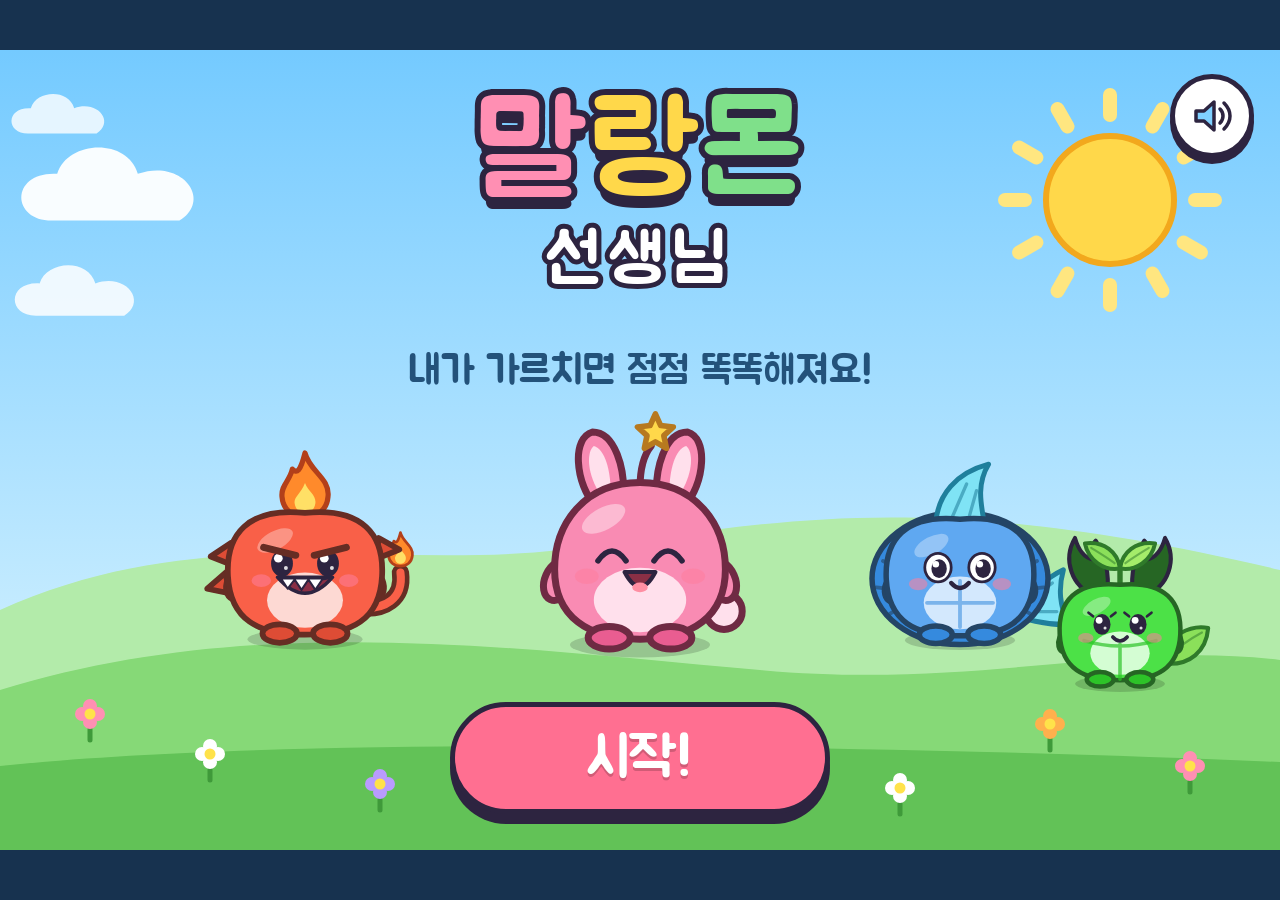
<file: site/monster/index.html>
<!doctype html>
<html lang="ko">
<head>
<meta charset="utf-8">
<meta name="viewport" content="width=device-width, initial-scale=1, maximum-scale=1, user-scalable=no, viewport-fit=cover">
<meta name="theme-color" content="#8fd6ff">
<meta name="mobile-web-app-capable" content="yes">
<meta name="apple-mobile-web-app-capable" content="yes">
<meta name="robots" content="noindex">
<title>말랑몬 선생님</title>
<link rel="manifest" href="manifest.webmanifest">
<link rel="icon" href="assets/icon.svg" type="image/svg+xml">
<link rel="preconnect" href="https://fonts.googleapis.com">
<link rel="preconnect" href="https://fonts.gstatic.com" crossorigin>
<link href="https://fonts.googleapis.com/css2?family=Jua&display=swap" rel="stylesheet">
<link rel="stylesheet" href="assets/game.css">
</head>
<body>
<div id="stage" aria-live="polite"></div>
<div id="rotate"><div class="rotate-box"><div class="rotate-ico">↻</div>태블릿을 옆으로 돌려 줘!</div></div>
<script src="assets/brain.js"></script>
<script src="assets/monsters.js"></script>
<script src="assets/art2.js"></script>
<script src="assets/people.js"></script>
<script src="assets/world.js"></script>
<script src="assets/audio.js"></script>
<script src="assets/game.js"></script>
</body>
</html>
</file>
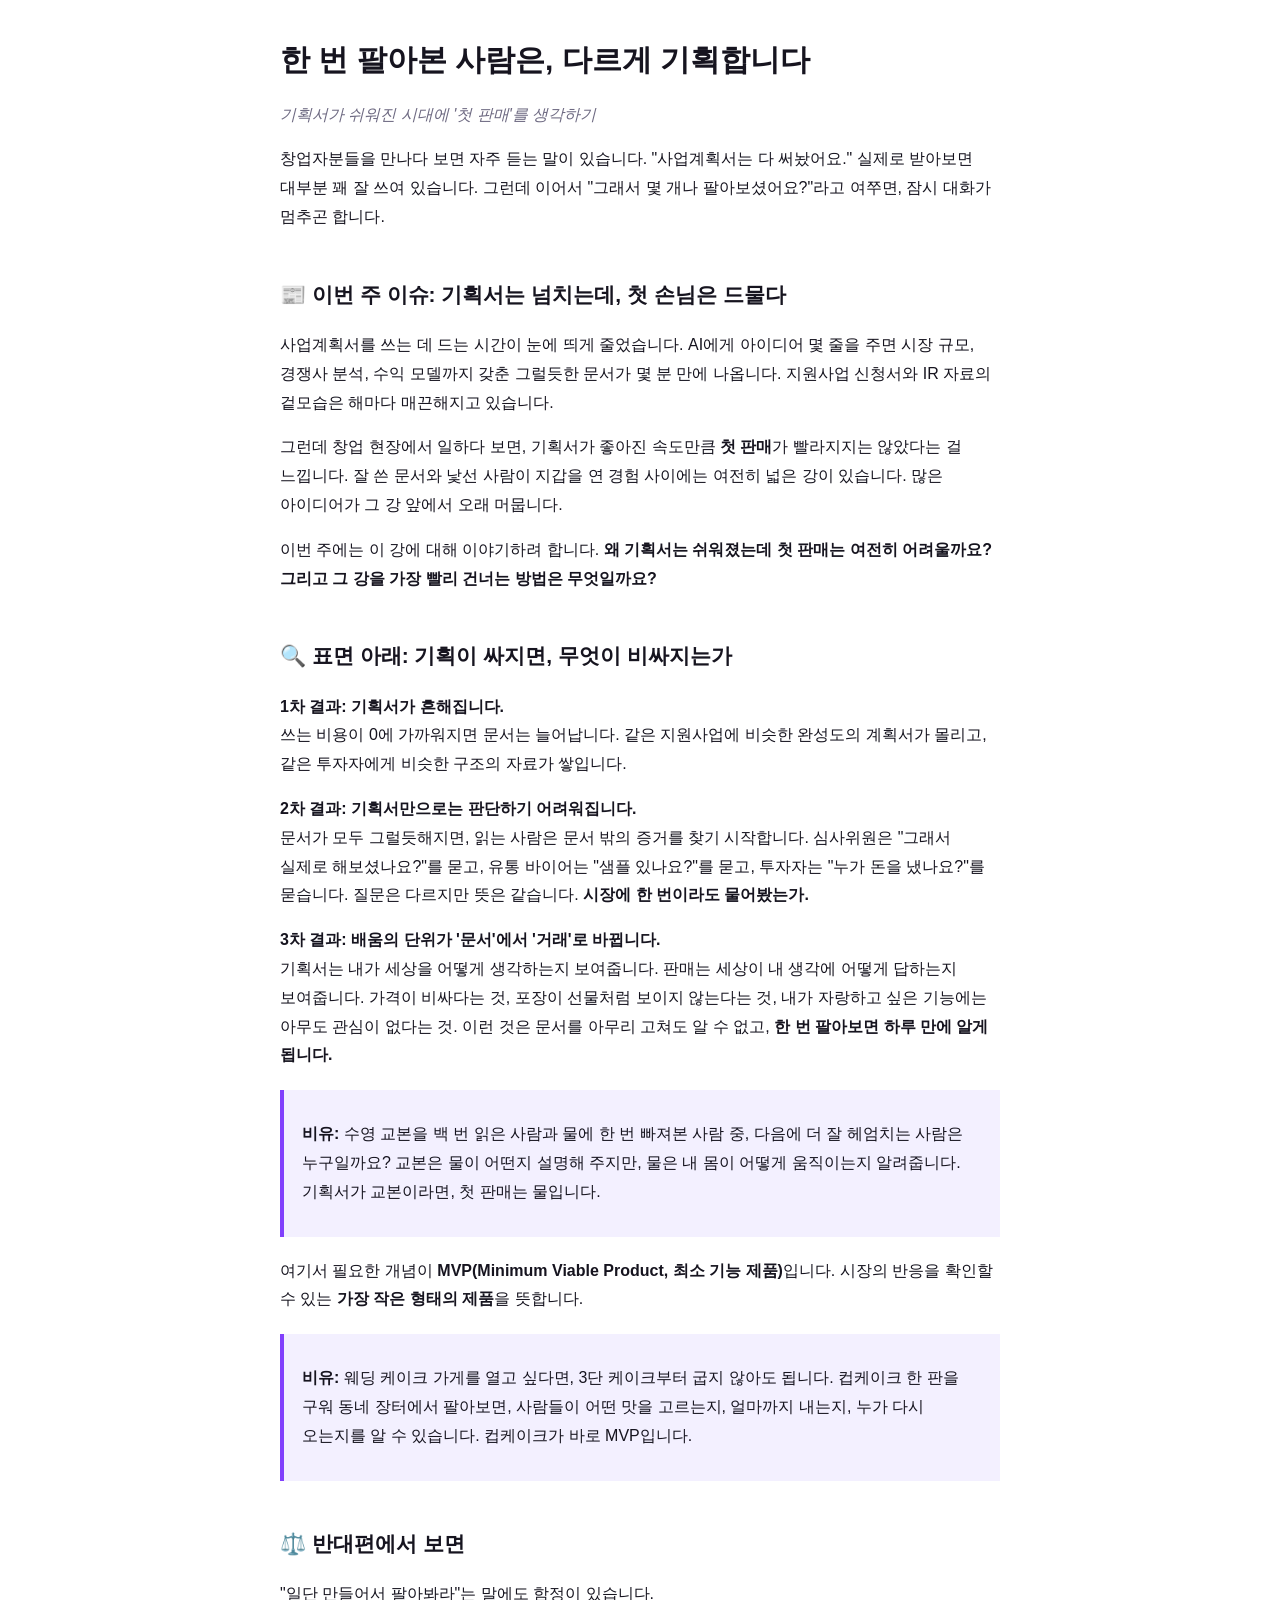
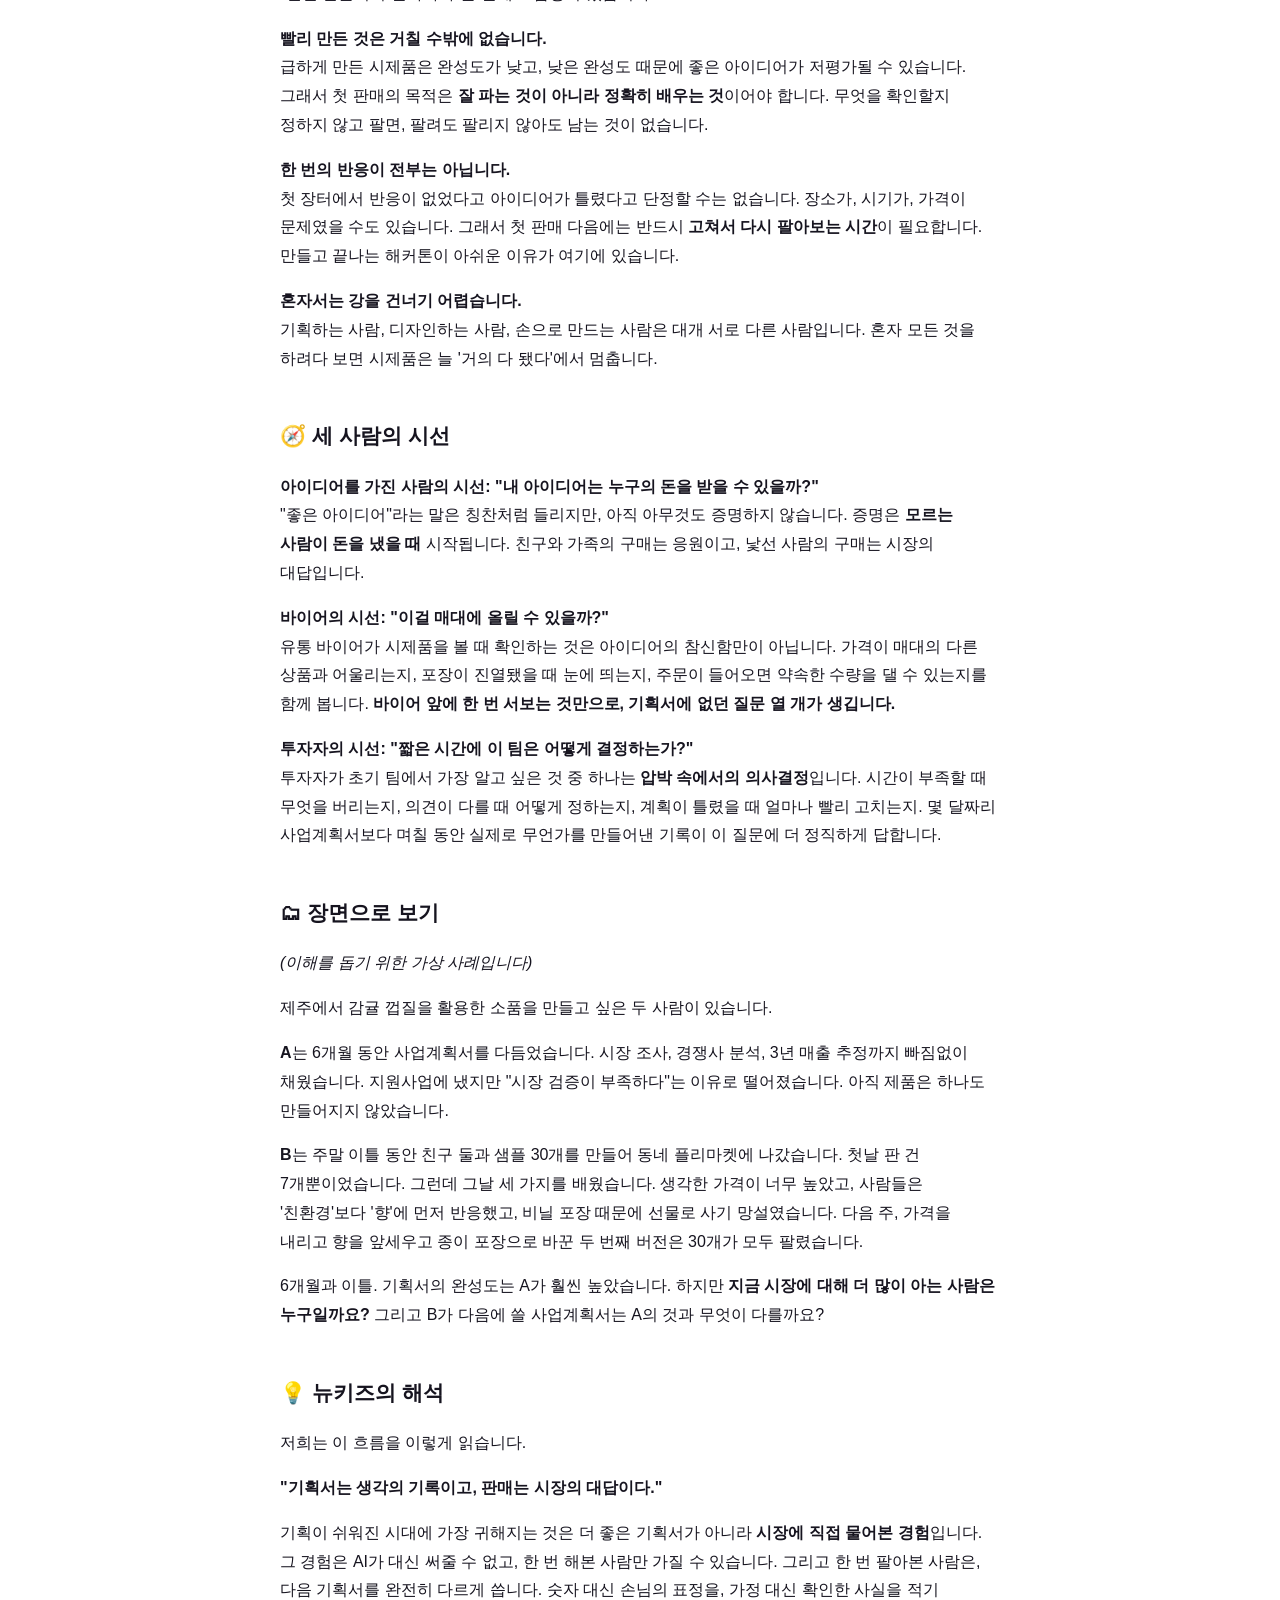
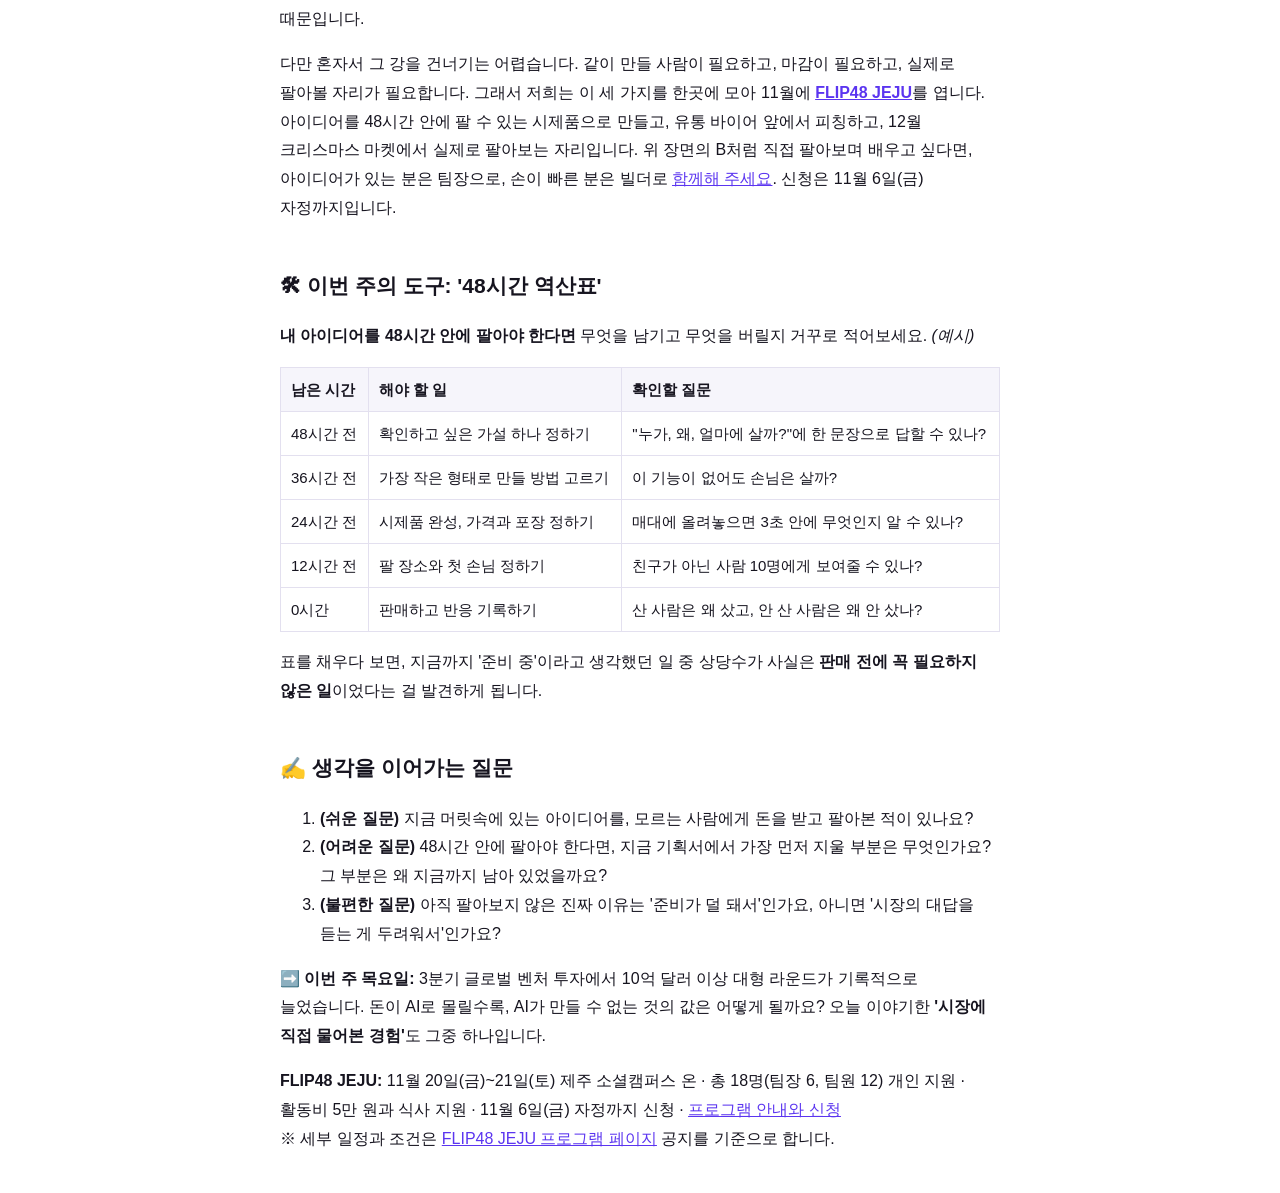
<file: newkids-letter/homepage/2026-10-27_flip48_preview.html>
<!doctype html><html lang="ko"><head><meta charset="utf-8"><meta name="viewport" content="width=device-width,initial-scale=1"><title>한 번 팔아본 사람은, 다르게 기획합니다</title>
<style>body{font-family:Pretendard,-apple-system,sans-serif;max-width:720px;margin:40px auto;padding:0 20px;line-height:1.8;color:#16141F;word-break:keep-all}h1{font-size:30px;line-height:1.35}h2{margin-top:44px;font-size:21px}.subtitle{color:#6E6A82}blockquote{margin:20px 0;padding:14px 18px;background:#F3F0FF;border-left:4px solid #8140FC}table{border-collapse:collapse;width:100%;font-size:15px}th,td{border:1px solid #E3E0EF;padding:8px 10px;text-align:left;vertical-align:top}th{background:#F6F5FB}a{color:#5B35F0}</style></head><body>
<h1>한 번 팔아본 사람은, 다르게 기획합니다</h1>

<p class="subtitle"><em>기획서가 쉬워진 시대에 '첫 판매'를 생각하기</em></p>

<p>창업자분들을 만나다 보면 자주 듣는 말이 있습니다. "사업계획서는 다 써놨어요." 실제로 받아보면 대부분 꽤 잘 쓰여 있습니다. 그런데 이어서 "그래서 몇 개나 팔아보셨어요?"라고 여쭈면, 잠시 대화가 멈추곤 합니다.</p>

<h2>📰 이번 주 이슈: 기획서는 넘치는데, 첫 손님은 드물다</h2>

<p>사업계획서를 쓰는 데 드는 시간이 눈에 띄게 줄었습니다. AI에게 아이디어 몇 줄을 주면 시장 규모, 경쟁사 분석, 수익 모델까지 갖춘 그럴듯한 문서가 몇 분 만에 나옵니다. 지원사업 신청서와 IR 자료의 겉모습은 해마다 매끈해지고 있습니다.</p>

<p>그런데 창업 현장에서 일하다 보면, 기획서가 좋아진 속도만큼 <strong>첫 판매</strong>가 빨라지지는 않았다는 걸 느낍니다. 잘 쓴 문서와 낯선 사람이 지갑을 연 경험 사이에는 여전히 넓은 강이 있습니다. 많은 아이디어가 그 강 앞에서 오래 머뭅니다.</p>

<p>이번 주에는 이 강에 대해 이야기하려 합니다. <strong>왜 기획서는 쉬워졌는데 첫 판매는 여전히 어려울까요? 그리고 그 강을 가장 빨리 건너는 방법은 무엇일까요?</strong></p>

<h2>🔍 표면 아래: 기획이 싸지면, 무엇이 비싸지는가</h2>

<p><strong>1차 결과: 기획서가 흔해집니다.</strong><br>쓰는 비용이 0에 가까워지면 문서는 늘어납니다. 같은 지원사업에 비슷한 완성도의 계획서가 몰리고, 같은 투자자에게 비슷한 구조의 자료가 쌓입니다.</p>

<p><strong>2차 결과: 기획서만으로는 판단하기 어려워집니다.</strong><br>문서가 모두 그럴듯해지면, 읽는 사람은 문서 밖의 증거를 찾기 시작합니다. 심사위원은 "그래서 실제로 해보셨나요?"를 묻고, 유통 바이어는 "샘플 있나요?"를 묻고, 투자자는 "누가 돈을 냈나요?"를 묻습니다. 질문은 다르지만 뜻은 같습니다. <strong>시장에 한 번이라도 물어봤는가.</strong></p>

<p><strong>3차 결과: 배움의 단위가 '문서'에서 '거래'로 바뀝니다.</strong><br>기획서는 내가 세상을 어떻게 생각하는지 보여줍니다. 판매는 세상이 내 생각에 어떻게 답하는지 보여줍니다. 가격이 비싸다는 것, 포장이 선물처럼 보이지 않는다는 것, 내가 자랑하고 싶은 기능에는 아무도 관심이 없다는 것. 이런 것은 문서를 아무리 고쳐도 알 수 없고, <strong>한 번 팔아보면 하루 만에 알게 됩니다.</strong></p>

<blockquote><p><strong>비유:</strong> 수영 교본을 백 번 읽은 사람과 물에 한 번 빠져본 사람 중, 다음에 더 잘 헤엄치는 사람은 누구일까요? 교본은 물이 어떤지 설명해 주지만, 물은 내 몸이 어떻게 움직이는지 알려줍니다. 기획서가 교본이라면, 첫 판매는 물입니다.</p></blockquote>

<p>여기서 필요한 개념이 <strong>MVP(Minimum Viable Product, 최소 기능 제품)</strong>입니다. 시장의 반응을 확인할 수 있는 <strong>가장 작은 형태의 제품</strong>을 뜻합니다.</p>

<blockquote><p><strong>비유:</strong> 웨딩 케이크 가게를 열고 싶다면, 3단 케이크부터 굽지 않아도 됩니다. 컵케이크 한 판을 구워 동네 장터에서 팔아보면, 사람들이 어떤 맛을 고르는지, 얼마까지 내는지, 누가 다시 오는지를 알 수 있습니다. 컵케이크가 바로 MVP입니다.</p></blockquote>

<h2>⚖️ 반대편에서 보면</h2>

<p>"일단 만들어서 팔아봐라"는 말에도 함정이 있습니다.</p>

<p><strong>빨리 만든 것은 거칠 수밖에 없습니다.</strong><br>급하게 만든 시제품은 완성도가 낮고, 낮은 완성도 때문에 좋은 아이디어가 저평가될 수 있습니다. 그래서 첫 판매의 목적은 <strong>잘 파는 것이 아니라 정확히 배우는 것</strong>이어야 합니다. 무엇을 확인할지 정하지 않고 팔면, 팔려도 팔리지 않아도 남는 것이 없습니다.</p>

<p><strong>한 번의 반응이 전부는 아닙니다.</strong><br>첫 장터에서 반응이 없었다고 아이디어가 틀렸다고 단정할 수는 없습니다. 장소가, 시기가, 가격이 문제였을 수도 있습니다. 그래서 첫 판매 다음에는 반드시 <strong>고쳐서 다시 팔아보는 시간</strong>이 필요합니다. 만들고 끝나는 해커톤이 아쉬운 이유가 여기에 있습니다.</p>

<p><strong>혼자서는 강을 건너기 어렵습니다.</strong><br>기획하는 사람, 디자인하는 사람, 손으로 만드는 사람은 대개 서로 다른 사람입니다. 혼자 모든 것을 하려다 보면 시제품은 늘 '거의 다 됐다'에서 멈춥니다.</p>

<h2>🧭 세 사람의 시선</h2>

<p><strong>아이디어를 가진 사람의 시선: "내 아이디어는 누구의 돈을 받을 수 있을까?"</strong><br>"좋은 아이디어"라는 말은 칭찬처럼 들리지만, 아직 아무것도 증명하지 않습니다. 증명은 <strong>모르는 사람이 돈을 냈을 때</strong> 시작됩니다. 친구와 가족의 구매는 응원이고, 낯선 사람의 구매는 시장의 대답입니다.</p>

<p><strong>바이어의 시선: "이걸 매대에 올릴 수 있을까?"</strong><br>유통 바이어가 시제품을 볼 때 확인하는 것은 아이디어의 참신함만이 아닙니다. 가격이 매대의 다른 상품과 어울리는지, 포장이 진열됐을 때 눈에 띄는지, 주문이 들어오면 약속한 수량을 댈 수 있는지를 함께 봅니다. <strong>바이어 앞에 한 번 서보는 것만으로, 기획서에 없던 질문 열 개가 생깁니다.</strong></p>

<p><strong>투자자의 시선: "짧은 시간에 이 팀은 어떻게 결정하는가?"</strong><br>투자자가 초기 팀에서 가장 알고 싶은 것 중 하나는 <strong>압박 속에서의 의사결정</strong>입니다. 시간이 부족할 때 무엇을 버리는지, 의견이 다를 때 어떻게 정하는지, 계획이 틀렸을 때 얼마나 빨리 고치는지. 몇 달짜리 사업계획서보다 며칠 동안 실제로 무언가를 만들어낸 기록이 이 질문에 더 정직하게 답합니다.</p>

<h2>🗂 장면으로 보기</h2>

<p><em>(이해를 돕기 위한 가상 사례입니다)</em></p>

<p>제주에서 감귤 껍질을 활용한 소품을 만들고 싶은 두 사람이 있습니다.</p>

<p><strong>A</strong>는 6개월 동안 사업계획서를 다듬었습니다. 시장 조사, 경쟁사 분석, 3년 매출 추정까지 빠짐없이 채웠습니다. 지원사업에 냈지만 "시장 검증이 부족하다"는 이유로 떨어졌습니다. 아직 제품은 하나도 만들어지지 않았습니다.</p>

<p><strong>B</strong>는 주말 이틀 동안 친구 둘과 샘플 30개를 만들어 동네 플리마켓에 나갔습니다. 첫날 판 건 7개뿐이었습니다. 그런데 그날 세 가지를 배웠습니다. 생각한 가격이 너무 높았고, 사람들은 '친환경'보다 '향'에 먼저 반응했고, 비닐 포장 때문에 선물로 사기 망설였습니다. 다음 주, 가격을 내리고 향을 앞세우고 종이 포장으로 바꾼 두 번째 버전은 30개가 모두 팔렸습니다.</p>

<p>6개월과 이틀. 기획서의 완성도는 A가 훨씬 높았습니다. 하지만 <strong>지금 시장에 대해 더 많이 아는 사람은 누구일까요?</strong> 그리고 B가 다음에 쓸 사업계획서는 A의 것과 무엇이 다를까요?</p>

<h2>💡 뉴키즈의 해석</h2>

<p>저희는 이 흐름을 이렇게 읽습니다.</p>

<p><strong>"기획서는 생각의 기록이고, 판매는 시장의 대답이다."</strong></p>

<p>기획이 쉬워진 시대에 가장 귀해지는 것은 더 좋은 기획서가 아니라 <strong>시장에 직접 물어본 경험</strong>입니다. 그 경험은 AI가 대신 써줄 수 없고, 한 번 해본 사람만 가질 수 있습니다. 그리고 한 번 팔아본 사람은, 다음 기획서를 완전히 다르게 씁니다. 숫자 대신 손님의 표정을, 가정 대신 확인한 사실을 적기 때문입니다.</p>

<p>다만 혼자서 그 강을 건너기는 어렵습니다. 같이 만들 사람이 필요하고, 마감이 필요하고, 실제로 팔아볼 자리가 필요합니다. 그래서 저희는 이 세 가지를 한곳에 모아 11월에 <strong><a href="https://www.newkidsinvest.kr/program/flip48-jeju-2026" target="_blank" rel="noopener">FLIP48 JEJU</a></strong>를 엽니다. 아이디어를 48시간 안에 팔 수 있는 시제품으로 만들고, 유통 바이어 앞에서 피칭하고, 12월 크리스마스 마켓에서 실제로 팔아보는 자리입니다. 위 장면의 B처럼 직접 팔아보며 배우고 싶다면, 아이디어가 있는 분은 팀장으로, 손이 빠른 분은 빌더로 <a href="https://www.newkidsinvest.kr/program/flip48-jeju-2026" target="_blank" rel="noopener">함께해 주세요</a>. 신청은 11월 6일(금) 자정까지입니다.</p>

<h2>🛠 이번 주의 도구: '48시간 역산표'</h2>

<p><strong>내 아이디어를 48시간 안에 팔아야 한다면</strong> 무엇을 남기고 무엇을 버릴지 거꾸로 적어보세요. <em>(예시)</em></p>

<table><thead><tr><th>남은 시간</th><th>해야 할 일</th><th>확인할 질문</th></tr></thead><tbody><tr><td>48시간 전</td><td>확인하고 싶은 가설 하나 정하기</td><td>"누가, 왜, 얼마에 살까?"에 한 문장으로 답할 수 있나?</td></tr><tr><td>36시간 전</td><td>가장 작은 형태로 만들 방법 고르기</td><td>이 기능이 없어도 손님은 살까?</td></tr><tr><td>24시간 전</td><td>시제품 완성, 가격과 포장 정하기</td><td>매대에 올려놓으면 3초 안에 무엇인지 알 수 있나?</td></tr><tr><td>12시간 전</td><td>팔 장소와 첫 손님 정하기</td><td>친구가 아닌 사람 10명에게 보여줄 수 있나?</td></tr><tr><td>0시간</td><td>판매하고 반응 기록하기</td><td>산 사람은 왜 샀고, 안 산 사람은 왜 안 샀나?</td></tr></tbody></table>

<p>표를 채우다 보면, 지금까지 '준비 중'이라고 생각했던 일 중 상당수가 사실은 <strong>판매 전에 꼭 필요하지 않은 일</strong>이었다는 걸 발견하게 됩니다.</p>

<h2>✍️ 생각을 이어가는 질문</h2>

<ol><li><strong>(쉬운 질문)</strong> 지금 머릿속에 있는 아이디어를, 모르는 사람에게 돈을 받고 팔아본 적이 있나요?</li><li><strong>(어려운 질문)</strong> 48시간 안에 팔아야 한다면, 지금 기획서에서 가장 먼저 지울 부분은 무엇인가요? 그 부분은 왜 지금까지 남아 있었을까요?</li><li><strong>(불편한 질문)</strong> 아직 팔아보지 않은 진짜 이유는 '준비가 덜 돼서'인가요, 아니면 '시장의 대답을 듣는 게 두려워서'인가요?</li></ol>

<p><strong>➡️ 이번 주 목요일:</strong> 3분기 글로벌 벤처 투자에서 10억 달러 이상 대형 라운드가 기록적으로 늘었습니다. 돈이 AI로 몰릴수록, AI가 만들 수 없는 것의 값은 어떻게 될까요? 오늘 이야기한 <strong>'시장에 직접 물어본 경험'</strong>도 그중 하나입니다.</p>

<p><strong>FLIP48 JEJU:</strong> 11월 20일(금)~21일(토) 제주 소셜캠퍼스 온 · 총 18명(팀장 6, 팀원 12) 개인 지원 · 활동비 5만 원과 식사 지원 · 11월 6일(금) 자정까지 신청 · <a href="https://www.newkidsinvest.kr/program/flip48-jeju-2026" target="_blank" rel="noopener">프로그램 안내와 신청</a><br>※ 세부 일정과 조건은 <a href="https://www.newkidsinvest.kr/program/flip48-jeju-2026" target="_blank" rel="noopener">FLIP48 JEJU 프로그램 페이지</a> 공지를 기준으로 합니다.</p>
</body></html>
</file>
<file: site/monster/assets/game.css>
/* 말랑몬 선생님 — 화면과 움직임
   무대(#stage)는 1280×800 크기로 그리고, 기기 화면에 맞게 통째로 늘이거나 줄여요. */
:root {
  --ink: #2d2440;
  --sky1: #7fd0ff; --sky2: #d8f4ff;
  --sun: #ffd84a;
  --fire: #ff7a3c; --fire-d: #c2401a; --fire-s: #ffe3d1;
  --water: #2fa8ef; --water-d: #1670b5; --water-s: #d8f1ff;
  --grass: #52c443; --grass-d: #2c8a2a; --grass-s: #def8d4;
  --pop: cubic-bezier(.34, 1.56, .64, 1);
  --font: 'Jua', 'Apple SD Gothic Neo', 'Noto Sans KR', 'Malgun Gothic', sans-serif;
}
* { box-sizing: border-box; -webkit-tap-highlight-color: transparent; }
html, body { margin: 0; height: 100%; overflow: hidden; background: #17324f; font-family: var(--font); color: var(--ink);
  -webkit-user-select: none; user-select: none; touch-action: none; overscroll-behavior: none; }
input { font-family: inherit; -webkit-user-select: text; user-select: text; }
button { font-family: inherit; color: inherit; border: 0; background: none; padding: 0; cursor: pointer; }

#stage { position: absolute; left: 50%; top: 50%; width: 1280px; height: 800px; overflow: hidden; background: var(--sky2);
  transform-origin: 50% 50%; border-radius: 0; }
.scr { position: absolute; inset: 0; overflow: hidden; animation: scr-in .35s ease both; }
@keyframes scr-in { from { opacity: 0; } to { opacity: 1; } }

#rotate { display: none; position: fixed; inset: 0; background: rgba(23, 50, 79, .94); color: #fff; z-index: 50; align-items: center; justify-content: center; font-size: 30px; text-align: center; }
.rotate-ico { font-size: 90px; animation: spin 2.4s ease-in-out infinite; }
@keyframes spin { 0%, 20% { transform: rotate(0); } 60%, 100% { transform: rotate(90deg); } }
@media (orientation: portrait) and (max-width: 900px) { #rotate { display: flex; } }

/* ---------- 풍경 ---------- */
.bg { position: absolute; inset: 0; width: 100%; height: 100%; }
.cloud { animation: drift 60s linear infinite; }
.cloud.c2 { animation-duration: 90s; animation-delay: -40s; }
.cloud.c3 { animation-duration: 75s; animation-delay: -20s; }
@keyframes drift { from { transform: translateX(-320px); } to { transform: translateX(1500px); } }
.sun-rays { transform-box: fill-box; transform-origin: 50% 50%; animation: rays 40s linear infinite; }
@keyframes rays { to { transform: rotate(360deg); } }
.sway { transform-box: fill-box; transform-origin: 50% 100%; animation: sway 3.4s ease-in-out infinite; }
@keyframes sway { 0%, 100% { transform: rotate(-4deg); } 50% { transform: rotate(4deg); } }

/* ---------- 말랑몬 공통 움직임 ---------- */
.mw { position: absolute; width: 240px; height: 240px; pointer-events: none; }
.mw > svg, .mini > svg, .egg-w > svg { width: 100%; height: 100%; overflow: visible; display: block; }
.mon .mon-body { transform-box: fill-box; transform-origin: 50% 100%; animation: breathe 2.6s ease-in-out infinite; animation-delay: var(--d, 0s); }
@keyframes breathe { 0%, 100% { transform: scale(1, 1); } 50% { transform: scale(1.035, .962); } }
.mon .tail { transform-box: fill-box; transform-origin: 0% 85%; animation: wag 1.3s ease-in-out infinite; animation-delay: var(--d, 0s); }
@keyframes wag { 0%, 100% { transform: rotate(-7deg); } 50% { transform: rotate(8deg); } }
.mon .orn-flame { transform-box: fill-box; transform-origin: 50% 100%; animation: flicker .42s ease-in-out infinite alternate; }
@keyframes flicker { from { transform: scale(1, 1) skewX(-3deg); } to { transform: scale(.93, 1.1) skewX(4deg); } }
.mon .orn-leaf, .mon .orn-fin { transform-box: fill-box; transform-origin: 50% 100%; animation: sway 2.8s ease-in-out infinite; animation-delay: var(--d, 0s); }
.mon .eyes { transform-box: fill-box; transform-origin: 50% 50%; animation: blink 4.4s infinite; animation-delay: var(--d, 0s); }
.mon .eyes.no-blink { animation: none; }
@keyframes blink { 0%, 93%, 100% { transform: scaleY(1); } 96% { transform: scaleY(.08); } }
.mon .antenna { transform-box: fill-box; transform-origin: 30% 100%; animation: sway 2.2s ease-in-out infinite; }
.mon .wing-l { transform-box: fill-box; transform-origin: 100% 90%; animation: flap-l 1.1s ease-in-out infinite; }
.mon .wing-r { transform-box: fill-box; transform-origin: 0% 90%; animation: flap-r 1.1s ease-in-out infinite; }
@keyframes flap-l { 0%, 100% { transform: rotate(0); } 50% { transform: rotate(-14deg); } }
@keyframes flap-r { 0%, 100% { transform: rotate(0); } 50% { transform: rotate(14deg); } }
.mon .scarf-tail { transform-box: fill-box; transform-origin: 50% 0%; animation: sway 1.8s ease-in-out infinite; }
.mon.is-shadow .mon-all { filter: brightness(0) opacity(.28); }
.mon.is-shadow .mon-body, .mon.is-shadow .tail, .mon.is-shadow .eyes, .mon.is-shadow .orn-flame, .mon.is-shadow .orn-leaf, .mon.is-shadow .orn-fin { animation: none; }
.mw.glow .spark, .mini.glow .spark { animation: spark .5s ease-in-out infinite alternate; }
@keyframes spark { from { filter: drop-shadow(0 0 2px #fff6a8); } to { filter: drop-shadow(0 0 14px #ffe24a) brightness(1.25); } }
.mw.flash > svg { animation: flash .28s steps(2) 2; }
@keyframes flash { 50% { filter: brightness(3) saturate(0); } }

/* ---------- 말풍선 ---------- */
.bubble { position: absolute; background: #fff; border: 5px solid var(--ink); border-radius: 34px; padding: 20px 30px; font-size: 36px; line-height: 1.32; letter-spacing: .2px;
  box-shadow: 0 8px 0 rgba(45, 36, 64, .18); min-height: 92px; display: flex; align-items: center; opacity: 0; transform: scale(.7); transform-origin: 20% 100%; transition: opacity .18s, transform .3s var(--pop); z-index: 6; word-break: keep-all; }
.bubble.on { opacity: 1; transform: scale(1); }
.bubble::after { content: ''; position: absolute; left: var(--tail-x, 70px); bottom: -24px; width: 34px; height: 34px; background: #fff; border-right: 5px solid var(--ink); border-bottom: 5px solid var(--ink); transform: rotate(45deg) skew(12deg, 12deg); border-radius: 0 0 8px 0; }
.bubble.tail-left::after { left: -22px; bottom: 26px; transform: rotate(135deg) skew(12deg, 12deg); }
.bubble.tail-none::after { display: none; }
.bubble b { color: #ff5e7e; font-weight: 400; white-space: nowrap; }
.bubble span[class^='t-'] { white-space: nowrap; }
.bubble .t-fire { color: var(--fire-d); } .bubble .t-water { color: var(--water-d); } .bubble .t-grass { color: var(--grass-d); }

/* ---------- 버튼 ---------- */
.btn { position: absolute; display: flex; align-items: center; justify-content: center; gap: 14px; font-size: 44px; padding: 0 44px; height: 104px; border-radius: 52px; color: #fff; background: #ff6f91; border: 5px solid var(--ink);
  box-shadow: 0 10px 0 var(--ink); transition: transform .08s, box-shadow .08s; text-shadow: 0 3px 0 rgba(0, 0, 0, .18); z-index: 8; }
.btn:active, .btn.down { transform: translateY(8px); box-shadow: 0 2px 0 var(--ink); }
.btn.yellow { background: #ffc93c; color: var(--ink); text-shadow: 0 3px 0 rgba(255, 255, 255, .4); }
.btn.green { background: #52c443; }
.btn.blue { background: #3fa9f5; }
.btn.pulse { animation: pulse 1.1s ease-in-out infinite; }
@keyframes pulse { 0%, 100% { transform: scale(1); } 50% { transform: scale(1.07); } }
.btn.pulse:active { animation: none; }
.next { right: 40px; bottom: 34px; width: 132px; height: 104px; padding: 0; font-size: 52px; }
.ico-btn { position: absolute; width: 84px; height: 84px; border-radius: 50%; background: #fff; border: 5px solid var(--ink); box-shadow: 0 6px 0 var(--ink); display: flex; align-items: center; justify-content: center; z-index: 9; }
.ico-btn:active { transform: translateY(5px); box-shadow: 0 1px 0 var(--ink); }
.ico-btn svg { width: 48px; height: 48px; }
.ico-home { left: 26px; top: 24px; }
.ico-sound { right: 26px; top: 24px; }

/* 손가락 안내 */
.hand { position: absolute; width: 96px; height: 96px; z-index: 20; pointer-events: none; filter: drop-shadow(0 6px 0 rgba(0, 0, 0, .2)); }
.hand svg { width: 100%; height: 100%; display: block; }
.hand.down svg { transform: rotate(180deg); }
.hand.tap { animation: hand-tap .9s ease-in-out infinite; }
@keyframes hand-tap { 0%, 100% { transform: translate(0, 0) scale(1); } 50% { transform: translate(-10px, -18px) scale(.92); } }
.hand.dragging { animation: hand-drag 2.2s ease-in-out infinite; }
@keyframes hand-drag { 0%, 12% { transform: translate(0, 0); opacity: 0; } 22% { opacity: 1; } 78% { transform: translate(var(--hx, 0), var(--hy, 200px)); opacity: 1; } 100% { transform: translate(var(--hx, 0), var(--hy, 200px)); opacity: 0; } }

/* ---------- 타이틀 ---------- */
.logo { position: absolute; left: 0; right: 0; top: 40px; margin: 0; text-align: center; font-weight: 400; font-size: 128px; line-height: 1; letter-spacing: 4px; }
.logo span { display: inline-block; color: #fff; -webkit-text-stroke: 12px var(--ink); paint-order: stroke fill; text-shadow: 0 12px 0 var(--ink); animation: bob 1.6s ease-in-out infinite; }
.logo span:nth-child(1) { color: #ff8fb3; } .logo span:nth-child(2) { color: #ffd84a; animation-delay: .12s; } .logo span:nth-child(3) { color: #7fe08a; animation-delay: .24s; }
.logo em { display: block; font-style: normal; font-size: 70px; color: #fff; -webkit-text-stroke: 10px var(--ink); paint-order: stroke fill; margin-top: 8px; letter-spacing: 8px; }
@keyframes bob { 0%, 100% { transform: translateY(0); } 50% { transform: translateY(-14px); } }
.tagline { position: absolute; left: 0; right: 0; top: 296px; text-align: center; font-size: 40px; color: #23527a; margin: 0; }
.btn-start { left: 50%; bottom: 36px; margin-left: -190px; width: 380px; height: 112px; font-size: 56px; border-radius: 60px; }

/* ---------- 알 고르기 ---------- */
.egg-w { position: absolute; width: 240px; height: 240px; transition: transform .5s var(--pop), opacity .4s; }
.egg-w .egg-body { transform-box: fill-box; transform-origin: 50% 100%; animation: wobble 2.2s ease-in-out infinite; animation-delay: var(--d, 0s); }
@keyframes wobble { 0%, 100% { transform: rotate(-5deg); } 50% { transform: rotate(5deg); } }
.egg-w.knock .egg-body { animation: knock .32s ease-in-out; }
@keyframes knock { 0%, 100% { transform: rotate(0) scale(1); } 25% { transform: rotate(-12deg) scale(1.06, .94); } 60% { transform: rotate(10deg) scale(.96, 1.05); } }
.nest { position: absolute; width: 260px; height: 70px; }
.berry { position: absolute; width: 120px; height: 120px; z-index: 12; touch-action: none; }
.berry svg { width: 100%; height: 100%; overflow: visible; }
.berry.wait { animation: bob 1.2s ease-in-out infinite; }

/* ---------- 홈 ---------- */
.status { position: absolute; left: 130px; top: 24px; height: 84px; display: flex; align-items: center; gap: 16px; z-index: 7; }
.pill { height: 78px; background: #fff; border: 5px solid var(--ink); border-radius: 40px; padding: 0 24px 0 14px; display: flex; align-items: center; gap: 12px; font-size: 32px; box-shadow: 0 6px 0 rgba(45, 36, 64, .18); }
.pill .lv { width: 54px; height: 54px; border-radius: 50%; background: var(--sun); border: 4px solid var(--ink); display: flex; align-items: center; justify-content: center; font-size: 30px; }
.bar { width: 190px; height: 28px; border-radius: 14px; background: #e6e2ee; border: 4px solid var(--ink); overflow: hidden; }
.bar i { display: block; height: 100%; width: 0; background: linear-gradient(#ffe36e, #ffb629); border-radius: 0 10px 10px 0; transition: width .9s cubic-bezier(.2, .8, .2, 1); }
.bar.smart i { background: linear-gradient(#8ef0ff, #2fa8ef); }
.pill svg { width: 44px; height: 44px; }
.pill .num { min-width: 62px; text-align: right; }
.menu { position: absolute; left: 0; right: 0; bottom: 34px; display: flex; justify-content: center; gap: 34px; z-index: 7; }
.card-btn { position: relative; width: 330px; height: 170px; border-radius: 40px; border: 5px solid var(--ink); box-shadow: 0 10px 0 var(--ink); display: flex; align-items: center; gap: 12px; padding: 0 22px; font-size: 46px; color: #fff; text-shadow: 0 3px 0 rgba(0, 0, 0, .2); transition: transform .08s, box-shadow .08s; }
.card-btn:active { transform: translateY(8px); box-shadow: 0 2px 0 var(--ink); }
.card-btn svg { width: 110px; height: 110px; flex: none; }
.card-btn.teach { background: linear-gradient(#ffb04d, #ff8a3c); }
.card-btn.explore { background: linear-gradient(#63d3ff, #2f9df0); }
.card-btn.dex { background: linear-gradient(#b99bff, #8a5cf6); }
.card-btn .badge { position: absolute; right: -14px; top: -18px; min-width: 60px; height: 60px; padding: 0 12px; border-radius: 30px; background: #ff4f6d; border: 5px solid var(--ink); font-size: 32px; display: flex; align-items: center; justify-content: center; animation: pulse 1s ease-in-out infinite; }
.card-btn.locked { filter: grayscale(.9) brightness(.9); }
.partner-hit { position: absolute; z-index: 5; border-radius: 50%; }

/* ---------- 수업 ---------- */
.zone { position: absolute; top: 536px; width: 384px; height: 244px; border-radius: 40px; border: 6px solid var(--ink); overflow: hidden; box-shadow: 0 8px 0 rgba(45, 36, 64, .25); transition: transform .2s var(--pop), box-shadow .2s; }
.zone .zone-art { position: absolute; inset: 0; width: 100%; height: 100%; }
.zone .zone-label { position: absolute; left: 16px; top: 14px; height: 72px; padding: 0 24px 0 10px; border-radius: 36px; background: #fff; border: 5px solid var(--ink); display: flex; align-items: center; gap: 6px; font-size: 44px; }
.zone .zone-label svg { width: 52px; height: 52px; }
.zone .shelf { position: absolute; left: 10px; right: 10px; bottom: 2px; height: 104px; display: flex; align-items: flex-end; justify-content: flex-end; }
.zone .shelf .mini { width: 92px; height: 92px; margin-left: -34px; flex: none; }
.zone.hot { transform: scale(1.06) translateY(-8px); box-shadow: 0 0 0 10px #fff, 0 16px 0 rgba(45, 36, 64, .25); z-index: 4; }
.zone.hint { animation: zone-hint .7s ease-in-out infinite; z-index: 4; }
@keyframes zone-hint { 0%, 100% { box-shadow: 0 0 0 0 #fff, 0 8px 0 rgba(45, 36, 64, .25); } 50% { box-shadow: 0 0 0 14px #fff36e, 0 8px 0 rgba(45, 36, 64, .25); } }
.zone.nope { animation: nope .4s ease-in-out; }
@keyframes nope { 0%, 100% { transform: translateX(0); } 25% { transform: translateX(-14px); } 75% { transform: translateX(14px); } }
.zone.yes { animation: yes .5s var(--pop); }
@keyframes yes { 50% { transform: scale(1.1); } }
.lava { animation: lava 1.6s ease-in-out infinite alternate; }
@keyframes lava { from { opacity: .65; } to { opacity: 1; } }
.wave { animation: wave 3s ease-in-out infinite alternate; }
.wave.w2 { animation-duration: 4s; animation-direction: alternate-reverse; }
@keyframes wave { from { transform: translateX(-18px); } to { transform: translateX(18px); } }

.card { position: absolute; width: 270px; height: 270px; z-index: 10; touch-action: none; cursor: grab; }
.card .mw { position: absolute; inset: 0; width: 100%; height: 100%; }
.card .tag { position: absolute; right: -6px; top: -4px; height: 66px; padding: 0 20px 0 8px; border-radius: 33px; background: #fff; border: 5px solid var(--ink); display: flex; align-items: center; gap: 4px; font-size: 34px; box-shadow: 0 5px 0 rgba(45, 36, 64, .2); animation: bob 1.4s ease-in-out infinite; }
.card .tag svg { width: 46px; height: 46px; }
.card.grab { cursor: grabbing; filter: drop-shadow(0 26px 14px rgba(0, 0, 0, .22)); z-index: 15; }
.card.picked::before { content: ''; position: absolute; inset: -10px; border-radius: 50%; border: 8px dashed #fff; animation: rays 6s linear infinite; }
.dots { position: absolute; left: 50%; top: 40px; transform: translateX(-50%); display: flex; gap: 14px; z-index: 6; }
.dots i { width: 30px; height: 30px; border-radius: 50%; background: #fff; border: 5px solid var(--ink); transition: background .3s, transform .3s var(--pop); }
.dots i.done { background: var(--sun); transform: scale(1.15); }
.lesson-smart { position: absolute; right: 130px; top: 26px; z-index: 6; }

/* ---------- 배틀 ---------- */
.hud { position: absolute; top: 24px; height: 96px; background: #fff; border: 5px solid var(--ink); border-radius: 30px; box-shadow: 0 6px 0 rgba(45, 36, 64, .2); padding: 8px 22px; z-index: 6; display: flex; flex-direction: column; justify-content: center; min-width: 300px; }
.hud.me { left: 130px; } .hud.foe { right: 130px; }
.hud .nm { font-size: 30px; display: flex; align-items: center; gap: 8px; height: 38px; }
.hud .nm svg { width: 34px; height: 34px; }
.hearts { display: flex; gap: 6px; height: 36px; }
.hearts svg { width: 36px; height: 36px; transition: transform .3s var(--pop), filter .3s; }
.hearts svg.off { filter: grayscale(1) brightness(1.5) opacity(.45); transform: scale(.8); }
.hpbar { width: 250px; height: 24px; border-radius: 12px; background: #e6e2ee; border: 4px solid var(--ink); overflow: hidden; }
.hpbar i { display: block; height: 100%; width: 100%; background: linear-gradient(#8df07a, #3fbf3a); transition: width .5s cubic-bezier(.2, .8, .2, 1), background .3s; }
.hpbar i.low { background: linear-gradient(#ffb04d, #ff6a3c); }
.think { position: absolute; left: 150px; top: 150px; width: 470px; height: 214px; background: #fff; border: 5px solid var(--ink); border-radius: 60px; box-shadow: 0 8px 0 rgba(45, 36, 64, .18); z-index: 7; display: flex; align-items: center; justify-content: center; gap: 12px; font-size: 34px; opacity: 0; transform: scale(.4); transform-origin: 30% 120%; transition: opacity .2s, transform .35s var(--pop); padding: 0 20px; text-align: center; line-height: 1.25; }
.think.on { opacity: 1; transform: scale(1); }
.think::before, .think::after { content: ''; position: absolute; background: #fff; border: 5px solid var(--ink); border-radius: 50%; }
.think::before { width: 40px; height: 40px; left: 110px; bottom: -44px; }
.think::after { width: 22px; height: 22px; left: 96px; bottom: -74px; }
.think .mini { width: 140px; height: 140px; flex: none; }
.think .arrow { font-size: 44px; color: #b9b2c9; }
.think .ticon svg { width: 92px; height: 92px; animation: pop-in .4s var(--pop) both; }
.think .q { font-size: 110px; color: #b9b2c9; animation: bob .8s ease-in-out infinite; }
.dotty i { display: inline-block; width: 18px; height: 18px; margin: 0 6px; border-radius: 50%; background: #b9b2c9; animation: dotty .9s ease-in-out infinite; }
.dotty i:nth-child(2) { animation-delay: .15s; } .dotty i:nth-child(3) { animation-delay: .3s; }
@keyframes dotty { 0%, 100% { transform: translateY(0); } 40% { transform: translateY(-16px); } }
.battle-bubble { left: 250px; right: 250px; bottom: 30px; justify-content: center; text-align: center; min-height: 110px; }
.btn-attack { left: 50%; bottom: 34px; margin-left: -170px; width: 340px; height: 116px; font-size: 56px; border-radius: 58px; }
.callout { position: absolute; left: 0; right: 0; top: 300px; text-align: center; font-size: 96px; color: #fff; -webkit-text-stroke: 12px var(--ink); paint-order: stroke fill; z-index: 16; pointer-events: none; animation: callout 1.1s var(--pop) both; }
.callout.good { color: #ffe24a; } .callout.meh { color: #cfd6e6; font-size: 72px; }
@keyframes callout { 0% { transform: scale(.2) rotate(-8deg); opacity: 0; } 25% { transform: scale(1.12) rotate(2deg); opacity: 1; } 75% { transform: scale(1) rotate(0); opacity: 1; } 100% { transform: scale(1.15); opacity: 0; } }
.shot { position: absolute; width: 96px; height: 96px; z-index: 14; pointer-events: none; }
.shot svg { width: 100%; height: 100%; overflow: visible; }
.p { position: absolute; z-index: 15; pointer-events: none; border-radius: 50%; }
.p.star { border-radius: 0; background: none !important; }
.p.star svg { width: 100%; height: 100%; overflow: visible; }
.shake { animation: shake .4s linear; }
@keyframes shake { 0%, 100% { transform: translate(0, 0); } 20% { transform: translate(-10px, 6px); } 40% { transform: translate(9px, -6px); } 60% { transform: translate(-7px, -4px); } 80% { transform: translate(6px, 5px); } }
@keyframes pop-in { from { transform: scale(0); } to { transform: scale(1); } }

/* ---------- 겹쳐 보여 주는 판 (보상, 진화, 도감) ---------- */
.veil { position: absolute; inset: 0; background: rgba(28, 22, 48, .62); z-index: 30; display: flex; align-items: center; justify-content: center; animation: scr-in .3s ease both; }
.panel { position: relative; width: 860px; padding: 40px 50px 150px; border-radius: 50px; background: #fffaf0; border: 6px solid var(--ink); box-shadow: 0 14px 0 var(--ink); text-align: center; animation: panel-in .5s var(--pop) both; }
@keyframes panel-in { from { transform: scale(.6) translateY(60px); opacity: 0; } to { transform: none; opacity: 1; } }
.panel h2 { margin: 0 0 20px; font-weight: 400; font-size: 64px; color: #ff6f91; }
.panel p { margin: 10px 0; font-size: 36px; line-height: 1.35; word-break: keep-all; }
.panel .row { display: flex; align-items: center; justify-content: center; gap: 20px; font-size: 38px; margin: 22px 0; }
.panel .row .bar { width: 420px; height: 40px; border-radius: 20px; }
.panel .row .num { min-width: 110px; text-align: left; font-size: 46px; }
.panel .row svg { width: 60px; height: 60px; }
.panel .friends { display: flex; justify-content: center; gap: 4px; min-height: 150px; }
.panel .friends .mini { width: 150px; height: 150px; animation: pop-in .5s var(--pop) both; }
.panel .btn { left: 50%; bottom: 34px; margin-left: -150px; width: 300px; }
.up { color: #1b9a4a; font-size: 34px; animation: pop-in .5s var(--pop) both; display: inline-block; }

.evo { position: absolute; inset: 0; z-index: 40; background: radial-gradient(circle at 50% 55%, #fff7c2 0, #ffb84d 26%, #6b3fd4 62%, #1c1630 100%); display: flex; align-items: center; justify-content: center; animation: scr-in .4s ease both; overflow: hidden; }
.evo .rays { position: absolute; left: 50%; top: 55%; width: 1800px; height: 1800px; margin: -900px 0 0 -900px; background: repeating-conic-gradient(rgba(255, 255, 255, .22) 0 10deg, transparent 10deg 20deg); animation: rays 14s linear infinite; }
.evo .mw { position: absolute; left: 50%; top: 55%; width: 420px; height: 420px; margin: -230px 0 0 -210px; }
.evo .mw.white > svg { filter: brightness(0) invert(1) drop-shadow(0 0 30px #fff); }
.evo .mw.pulse-a { animation: evo-pulse .5s ease-in-out infinite; }
@keyframes evo-pulse { 0%, 100% { transform: scale(1); } 50% { transform: scale(1.18); } }
.evo h2 { position: absolute; left: 0; right: 0; top: 50px; margin: 0; font-weight: 400; font-size: 100px; text-align: center; color: #fff; -webkit-text-stroke: 12px var(--ink); paint-order: stroke fill; }
.evo .btn { left: 50%; bottom: 40px; margin-left: -150px; width: 300px; }
.evo .whiteout { position: absolute; inset: 0; background: #fff; opacity: 0; pointer-events: none; }

.dex-title { position: absolute; left: 130px; top: 22px; font-size: 60px; margin: 0; font-weight: 400; color: #fff; -webkit-text-stroke: 10px var(--ink); paint-order: stroke fill; }
.dex-count { position: absolute; left: 290px; top: 34px; font-size: 36px; background: #fff; border: 5px solid var(--ink); border-radius: 34px; padding: 6px 24px; }
.dex-grid { position: absolute; left: 30px; top: 126px; width: 760px; display: grid; grid-template-columns: repeat(3, 1fr); gap: 12px; }
.dex-cell { position: relative; height: 150px; border-radius: 30px; border: 5px solid var(--ink); background: #fff; box-shadow: 0 6px 0 rgba(45, 36, 64, .2); overflow: hidden; }
.dex-cell.t-fire { background: var(--fire-s); } .dex-cell.t-water { background: var(--water-s); } .dex-cell.t-grass { background: var(--grass-s); }
.dex-cell .mini { position: absolute; left: 50%; top: 0; width: 118px; height: 118px; margin-left: -59px; }
.dex-cell .nm { position: absolute; left: 0; right: 0; bottom: 5px; text-align: center; font-size: 26px; }
.dex-cell .cnt { position: absolute; right: 10px; top: 8px; font-size: 26px; background: #fff; border: 4px solid var(--ink); border-radius: 20px; padding: 0 12px; }
.dex-cell .ti { position: absolute; left: 10px; top: 8px; width: 40px; height: 40px; }
.dex-cell .ti svg { width: 100%; height: 100%; }
.dex-cell.unknown { background: #e9e6f2; }
.dex-cell.unknown .nm { color: #9a94ad; }
.mem { position: absolute; right: 30px; top: 130px; width: 430px; height: 644px; border-radius: 34px; border: 5px solid var(--ink); background: #fffaf0; box-shadow: 0 6px 0 rgba(45, 36, 64, .2); padding: 18px 20px; }
.mem h3 { margin: 0 0 4px; font-weight: 400; font-size: 38px; text-align: center; }
.mem p { margin: 0 0 10px; font-size: 26px; text-align: center; color: #6c6485; }
.mem-row { display: flex; align-items: center; gap: 8px; height: 150px; border-radius: 24px; margin-bottom: 12px; padding: 0 12px; overflow: hidden; }
.mem-row.t-fire { background: var(--fire-s); } .mem-row.t-water { background: var(--water-s); } .mem-row.t-grass { background: var(--grass-s); }
.mem-row > svg { width: 60px; height: 60px; flex: none; }
.mem-row .minis { display: flex; flex: 1; overflow: hidden; }
.mem-row .mini { width: 84px; height: 84px; margin-right: -42px; flex: none; }
.mem-row .n { font-size: 40px; flex: none; min-width: 56px; text-align: right; }
.mem-empty { font-size: 26px; color: #9a94ad; }
.reset { position: absolute; right: 124px; top: 44px; font-size: 22px; color: #9a94ad; text-decoration: underline; z-index: 9; padding: 10px; }

.mini { position: relative; pointer-events: none; }

.dex-cell .kind { position: absolute; left: 54px; top: 10px; font-size: 20px; color: #6c6485; }
.dex-cell.legend { background: linear-gradient(#fff3b8, #ffd66e); border-color: #b7791f; box-shadow: 0 6px 0 #b7791f; }
.dex-cell.legend.unknown { background: #e9e6f2; border-color: var(--ink); box-shadow: 0 6px 0 rgba(45, 36, 64, .2); }
.dex-cell.legend .mini { width: 132px; height: 132px; margin-left: -66px; top: -8px; }
.dex-edit { position: absolute; left: 540px; top: 30px; height: 68px; padding: 0 26px; border-radius: 34px; background: #fff; border: 5px solid var(--ink); box-shadow: 0 6px 0 var(--ink); font-size: 30px; z-index: 9; }

/* ---------- 전설과 곤충 날개 ---------- */
.mon-legend .aura { opacity: .22; transform-box: fill-box; transform-origin: 50% 50%; animation: aura 1.8s ease-in-out infinite; }
@keyframes aura { 0%, 100% { transform: scale(.86); opacity: .16; } 50% { transform: scale(1.04); opacity: .34; } }
.mon-legend .lg-wing.wing-l { transform-box: fill-box; transform-origin: 100% 100%; animation: flap-l 1.5s ease-in-out infinite; }
.mon-legend .lg-wing.wing-r { transform-box: fill-box; transform-origin: 0% 100%; animation: flap-r 1.5s ease-in-out infinite; }
.mon-legend .mon-body { animation-duration: 3.2s; }
.mon-legend.is-shadow .aura { display: none; }
.mon .bugwing { transform-box: fill-box; animation: buzz .12s linear infinite alternate; }
.mon .bw-l { transform-origin: 100% 60%; } .mon .bw-r { transform-origin: 0% 60%; }
@keyframes buzz { from { transform: rotate(-7deg); } to { transform: rotate(7deg); } }
.mon.is-shadow .bugwing { animation: none; }

/* ---------- 주인공 아이 ---------- */
.kid { overflow: visible; display: block; width: 100%; height: 100%; }
.kid .leg { transform-box: fill-box; transform-origin: 50% 0; }
.kid .kid-top { animation: kidle 2.4s ease-in-out infinite; }
@keyframes kidle { 0%, 100% { transform: translateY(0); } 50% { transform: translateY(1.6px); } }
.kid.walking .leg-l { animation: step .34s ease-in-out infinite alternate; }
.kid.walking .leg-r { animation: step .34s ease-in-out infinite alternate-reverse; }
@keyframes step { from { transform: rotate(-26deg); } to { transform: rotate(26deg); } }
.kid.walking .kid-top { animation: kbob .17s ease-in-out infinite alternate; }
@keyframes kbob { from { transform: translateY(0); } to { transform: translateY(-5px); } }
.kid .arm { transform-box: fill-box; transform-origin: 50% 8%; }
.kid.walking .arm-l { animation: step .34s ease-in-out infinite alternate-reverse; }
.kid.walking .arm-r { animation: step .34s ease-in-out infinite alternate; }

/* ---------- 누가 할까 / 이름 / 꾸미기 ---------- */
.big-title { position: absolute; left: 0; right: 0; top: 46px; margin: 0; text-align: center; font-weight: 400; font-size: 76px; color: #fff; -webkit-text-stroke: 11px var(--ink); paint-order: stroke fill; }
.pf-row { position: absolute; left: 0; right: 0; top: 200px; display: flex; justify-content: center; gap: 30px; }
.pf-card { position: relative; width: 262px; height: 440px; border-radius: 44px; background: #fffaf0; border: 6px solid var(--ink); box-shadow: 0 12px 0 var(--ink); display: flex; flex-direction: column; align-items: center; padding-top: 18px; transition: transform .08s, box-shadow .08s; animation: panel-in .5s var(--pop) both; }
.pf-card:active { transform: translateY(9px); box-shadow: 0 3px 0 var(--ink); }
.pf-card .av { width: 170px; height: 240px; }
.pf-card .pn { font-size: 46px; margin-top: 2px; }
.pf-card .pl { font-size: 28px; color: #6c6485; margin-top: 2px; }
.pf-card .pm { position: absolute; right: -16px; top: 150px; width: 110px; height: 110px; }
.pf-card.new { background: #eaf7ff; border-style: dashed; }
.pf-card .tag { position: absolute; top: -22px; left: 50%; transform: translateX(-50%); background: #ffc93c; border: 5px solid var(--ink); border-radius: 26px; padding: 2px 20px; font-size: 26px; white-space: nowrap; }
.pf-card .plus { font-size: 150px; line-height: 250px; color: #7fb4d8; }
.name-in { position: absolute; left: 50%; top: 330px; margin-left: -260px; width: 520px; height: 120px; border-radius: 40px; border: 6px solid var(--ink); background: #fff; font-size: 64px; text-align: center; color: var(--ink); box-shadow: inset 0 6px 0 rgba(45, 36, 64, .1); outline: none; }
.name-in.nope { animation: nope .4s ease-in-out; }
.name-chips { position: absolute; left: 0; right: 0; top: 480px; display: flex; justify-content: center; gap: 18px; }
.chip { height: 74px; padding: 0 30px; border-radius: 37px; background: #fff; border: 5px solid var(--ink); box-shadow: 0 6px 0 var(--ink); font-size: 36px; }
.chip:active { transform: translateY(5px); box-shadow: 0 1px 0 var(--ink); }
.mk-prev { position: absolute; left: 50px; top: 120px; width: 400px; height: 560px; border-radius: 50px; background: rgba(255, 255, 255, .7); border: 6px solid var(--ink); display: flex; flex-direction: column; align-items: center; justify-content: center; }
.mk-prev .av { width: 300px; height: 425px; }
.mk-prev .pn { font-size: 46px; }
.mk-rows { position: absolute; left: 490px; top: 100px; width: 770px; }
.mk-row { display: flex; align-items: center; gap: 9px; height: 84px; }
.mk-row .lab { width: 96px; font-size: 28px; text-align: right; padding-right: 6px; color: #23527a; flex: none; }
.opt { width: 72px; height: 72px; border-radius: 20px; background: #fff; border: 4px solid var(--ink); box-shadow: 0 5px 0 rgba(45, 36, 64, .3); padding: 0; overflow: hidden; display: flex; align-items: flex-start; justify-content: center; flex: none; }
.opt.sw { border-radius: 50%; width: 62px; height: 62px; }
.opt .av { width: 86px; height: 123px; margin-top: 4px; flex: none; }
.opt.body .av { margin-top: -50px; }
.opt.on { box-shadow: 0 0 0 7px #ffc93c, 0 5px 0 rgba(45, 36, 64, .3); transform: scale(1.06); }
.btn-done { right: 50px; bottom: 30px; left: auto; margin: 0; width: 300px; }

/* ---------- 동네 지도 ---------- */
.scr-map { background: #8fd97a; touch-action: none; }
.world { position: absolute; left: 0; top: 0; width: 2400px; height: 1600px; will-change: transform; }
.world .ground { position: absolute; left: 0; top: 0; display: block; }
.obj { position: absolute; pointer-events: none; }
.obj svg { display: block; overflow: visible; }
.ent { position: absolute; left: 0; top: 0; pointer-events: none; will-change: transform; }
.ent.pl { width: 84px; height: 121px; margin: -115px 0 0 -42px; }
.ent.npc { width: 80px; height: 115px; margin: -109px 0 0 -40px; }
.ent.npc.grown { width: 86px; height: 146px; margin: -140px 0 0 -43px; }
.ent.npc .flip { width: 100%; height: 100%; transform-origin: 50% 95%; }
.kid .p-eyes { transform-box: fill-box; transform-origin: 50% 60%; animation: blink 4.8s infinite; }
.ent.pl .flip, .ent.pal .flip { width: 100%; height: 100%; transition: transform .12s; }
.ent.pal { width: 100px; height: 100px; margin: -90px 0 0 -50px; }
.ent.pal svg, .ent.wd svg { width: 100%; height: 100%; overflow: visible; display: block; }
.ent.wd { width: 116px; height: 116px; margin: -104px 0 0 -58px; }
.ent.wd.pop { animation: pop-in .5s var(--pop) both; }
.ent .who { position: absolute; left: 50%; bottom: 100%; transform: translateX(-50%); white-space: nowrap; background: #fff; border: 4px solid var(--ink); border-radius: 18px; padding: 0 12px; font-size: 22px; line-height: 30px; }
.ent .bang { position: absolute; left: 50%; top: -34px; margin-left: -17px; width: 34px; height: 34px; border-radius: 50%; background: #ffc93c; border: 4px solid var(--ink); font-size: 24px; line-height: 27px; text-align: center; animation: bob .7s ease-in-out infinite; }
.lair { position: absolute; width: 150px; height: 150px; margin: -150px 0 0 -75px; pointer-events: none; }
.lair svg { width: 100%; height: 100%; overflow: visible; }
.lair .q { position: absolute; left: 50%; top: 40px; margin-left: -34px; width: 68px; height: 68px; border-radius: 50%; background: rgba(45, 36, 64, .78); border: 4px solid #fff; color: #fff; font-size: 44px; line-height: 60px; text-align: center; }
.lair .prog { position: absolute; left: 50%; top: 112px; transform: translateX(-50%); display: flex; gap: 5px; }
.lair .prog i { width: 18px; height: 18px; border-radius: 50%; background: #fff; border: 4px solid var(--ink); }
.lair .prog i.on { background: var(--sun); }
.lair.awake .mini { animation: bob 1s ease-in-out infinite; }
.gmark { position: absolute; width: 70px; height: 70px; margin: -70px 0 0 -35px; pointer-events: none; z-index: 5000; animation: bob .8s ease-in-out infinite; }
.gmark svg, .gedge svg { width: 100%; height: 100%; display: block; overflow: visible; }
.gedge { position: absolute; left: 0; top: 0; width: 84px; height: 84px; margin: -42px 0 0 -42px; z-index: 8; pointer-events: none; }
.gedge .ic { position: absolute; left: 21px; top: 21px; width: 42px; height: 42px; }
.gedge .ic svg { width: 100%; height: 100%; }
.tapfx { position: absolute; width: 60px; height: 60px; margin: -30px 0 0 -30px; border-radius: 50%; border: 6px solid #fff; pointer-events: none; z-index: 4999; animation: tapfx .5s ease-out forwards; }
@keyframes tapfx { from { transform: scale(.3); opacity: 1; } to { transform: scale(1.3); opacity: 0; } }
.map-bubble { left: 250px; right: 250px; bottom: 26px; justify-content: center; text-align: center; font-size: 32px; min-height: 84px; padding: 14px 26px; pointer-events: none; }
.ico-dex { right: 124px; top: 24px; }
.ico-dex svg { width: 56px; height: 56px; }
.pill .hearts svg { width: 32px; height: 32px; }
.toast { position: absolute; left: 50%; top: 150px; transform: translateX(-50%); background: #ffc93c; border: 5px solid var(--ink); border-radius: 40px; padding: 8px 34px; font-size: 40px; z-index: 20; box-shadow: 0 8px 0 var(--ink); animation: toast 2.4s var(--pop) both; pointer-events: none; white-space: nowrap; }
@keyframes toast { 0% { transform: translateX(-50%) scale(.4); opacity: 0; } 12%, 80% { transform: translateX(-50%) scale(1); opacity: 1; } 100% { transform: translateX(-50%) translateY(-30px); opacity: 0; } }

/* ---------- 도감 (탭) ---------- */
.dx-tabs { position: absolute; left: 30px; top: 116px; display: flex; gap: 10px; z-index: 5; }
.dx-tab { height: 60px; padding: 0 20px 0 12px; border-radius: 30px; background: #fff; border: 5px solid var(--ink); box-shadow: 0 5px 0 rgba(45, 36, 64, .3); font-size: 30px; display: flex; align-items: center; gap: 6px; }
.dx-tab svg { width: 38px; height: 38px; }
.dx-tab small { font-size: 20px; color: #6c6485; margin-left: 4px; }
.dx-tab.on { background: var(--sun); transform: translateY(3px); box-shadow: 0 2px 0 rgba(45, 36, 64, .3); }
.dx-body { position: absolute; left: 30px; top: 190px; width: 800px; }
.dx-lab { height: 28px; font-size: 22px; color: #23527a; padding-left: 6px; line-height: 28px; }
.dx-row { display: flex; flex-wrap: wrap; gap: 8px; margin-bottom: 4px; }
.dx-cell { position: relative; width: 125px; height: 158px; border-radius: 22px; border: 4px solid var(--ink); background: #fff; box-shadow: 0 5px 0 rgba(45, 36, 64, .2); overflow: hidden; padding: 0; flex: none; }
.dx-cell.t-fire { background: var(--fire-s); } .dx-cell.t-water { background: var(--water-s); } .dx-cell.t-grass { background: var(--grass-s); }
.dx-cell .mini { position: absolute; left: 50%; top: 4px; width: 116px; height: 116px; margin-left: -58px; }
.dx-cell .nm { position: absolute; left: 0; right: 0; bottom: 5px; text-align: center; font-size: 21px; white-space: nowrap; }
.dx-cell .cnt { position: absolute; right: 6px; top: 5px; font-size: 18px; background: #fff; border: 3px solid var(--ink); border-radius: 14px; padding: 0 8px; z-index: 2; }
.dx-cell.unknown { background: #e9e6f2; } .dx-cell.unknown .nm { color: #9a94ad; }
.dx-cell.ppl { height: 184px; background: #fff7e6; }
.dx-cell.ppl .mini { width: 92px; height: 150px; margin-left: -46px; top: 2px; display: flex; align-items: flex-end; }
.dx-cell.ppl .mini svg { width: 100%; height: auto; }
.dx-cell.ppl .mini.shadow svg { filter: brightness(0) opacity(.25); }
.dx-cell.ppl .nm { font-size: 18px; }
.dx-cell.ppl.unknown { background: #e9e6f2; }
.dx-big { display: flex; gap: 14px; }
.dx-cell.big { width: 252px; height: 420px; border-radius: 34px; }
.dx-cell.big.legend { background: linear-gradient(#fff3b8, #ffd66e); border-color: #b7791f; box-shadow: 0 7px 0 #b7791f; }
.dx-cell.big .mini { width: 240px; height: 264px; margin-left: -120px; top: 20px; }
.dx-cell.big .nm { bottom: 62px; font-size: 44px; }
.dx-cell.big .sub { position: absolute; left: 0; right: 0; bottom: 26px; text-align: center; font-size: 24px; color: #6c6485; }
.scr-dex .mem { top: 190px; right: 24px; width: 400px; height: 580px; }
.scr-dex .mem-row { height: 134px; }
.lair .prog { flex-wrap: wrap; width: 76px; justify-content: center; }
.lair .prog i { width: 15px; height: 15px; border-width: 3px; }

/* ---------- 배틀: 짝꿍의 생각, 타입 고르기, 타이밍 ---------- */
.scr-battle .think { left: 40px; top: 126px; width: 640px; height: 184px; border-radius: 50px; gap: 10px; padding: 0 22px; }
.scr-battle .think .mini { width: 128px; height: 128px; }
.chips { display: flex; flex-direction: column; gap: 6px; }
.chip { height: 42px; padding: 0 14px; border-radius: 21px; border: 4px solid var(--ink); font-size: 24px; display: flex; align-items: center; gap: 8px; white-space: nowrap; }
.chip b { font-weight: 400; }
.chip.ok { background: #d9f7cf; } .chip.ok b { color: #1b8a3a; }
.chip.no { background: #ffe1df; } .chip.no b { color: #c2401a; }
.guess { display: flex; flex-direction: column; align-items: center; gap: 4px; }
.guess .ticon svg { width: 90px; height: 90px; }
.conf { display: flex; gap: 5px; }
.conf i { width: 16px; height: 16px; border-radius: 50%; background: #e6e2ee; border: 3px solid var(--ink); }
.conf i.on { background: var(--sun); }
.scr-battle .battle-bubble { left: 40px; right: auto; width: 590px; bottom: 30px; min-height: 120px; font-size: 32px; }
.tpick { position: absolute; right: 30px; bottom: 30px; display: flex; gap: 14px; z-index: 9; transform-origin: 50% 100%; }
.tbtn { position: relative; width: 186px; height: 150px; border-radius: 38px; border: 6px solid var(--ink); box-shadow: 0 10px 0 var(--ink); display: flex; flex-direction: column; align-items: center; justify-content: center; font-size: 40px; color: #fff; text-shadow: 0 3px 0 rgba(0, 0, 0, .2); transition: transform .08s, box-shadow .08s; }
.tbtn svg { width: 74px; height: 74px; }
.tbtn.t-fire { background: linear-gradient(#ffa25e, #ff6a3c); } .tbtn.t-water { background: linear-gradient(#63c9ff, #2f9df0); } .tbtn.t-grass { background: linear-gradient(#85e06a, #44b53a); }
.tbtn:active { transform: translateY(8px); box-shadow: 0 2px 0 var(--ink); }
.tbtn.off { filter: grayscale(1) brightness(.85); opacity: .5; }
.tbtn .tag { position: absolute; top: -26px; left: 50%; transform: translateX(-50%); background: #fff; color: var(--ink); text-shadow: none; border: 4px solid var(--ink); border-radius: 20px; padding: 0 14px; font-size: 24px; white-space: nowrap; animation: bob 1s ease-in-out infinite; }
.mw.look-head .orn { animation: look-head .7s ease-in-out infinite; filter: drop-shadow(0 0 10px #fff) drop-shadow(0 0 4px #ffe24a); }
@keyframes look-head { 0%, 100% { transform: scale(1); } 50% { transform: scale(1.22); } }
.gauge-box { position: absolute; right: 30px; bottom: 30px; width: 590px; z-index: 9; transform-origin: 50% 100%; touch-action: none; }
.gauge { position: relative; height: 64px; border-radius: 32px; background: #ffd9d4; border: 6px solid var(--ink); overflow: hidden; box-shadow: 0 6px 0 rgba(45, 36, 64, .2); }
.gauge .zone { position: absolute; top: 0; bottom: 0; }
.gauge .zone.good { left: 24%; width: 52%; background: #fff2a8; }
.gauge .zone.perfect { left: 41%; width: 18%; background: #7fe08a; }
.gauge .mark { position: absolute; top: -4px; bottom: -4px; width: 18px; margin-left: -9px; border-radius: 9px; background: var(--ink); box-shadow: 0 0 0 4px #fff; }
.gauge-box .fire { position: relative; left: auto; margin: 14px 0 0; width: 100%; height: 100px; font-size: 54px; }
.gauge-box.perfect .gauge { box-shadow: 0 0 0 8px #7fe08a; } .gauge-box.good .gauge { box-shadow: 0 0 0 8px #ffe24a; } .gauge-box.weak .gauge { box-shadow: 0 0 0 8px #ff9a8a; }
.ring-wrap { position: absolute; inset: 0; z-index: 12; touch-action: none; }
.ring-box { position: absolute; width: 0; height: 0; }
.ring-box i { position: absolute; left: -110px; top: -110px; width: 220px; height: 220px; border-radius: 50%; box-sizing: border-box; }
.ring-in { border: 10px solid #fff; box-shadow: 0 0 0 5px var(--ink), inset 0 0 0 5px var(--ink); opacity: .95; }
.ring-out { border: 12px solid #ffc93c; box-shadow: 0 0 0 4px var(--ink); }
.ring-wrap.s3 .ring-in { border-color: #7fe08a; } .ring-wrap.s2 .ring-in { border-color: #ffe24a; } .ring-wrap.s1 .ring-in { border-color: #ff9a8a; }
.ring-wrap .catch { right: 30px; bottom: 34px; left: auto; margin: 0; width: 420px; height: 116px; font-size: 52px; }
.learned { width: 100%; padding: 4px 6px; }
.learned .lt { font-size: 28px; margin-bottom: 4px; text-align: left; }
.learned .lt b { color: #ff5e7e; font-weight: 400; }
.cues { display: flex; flex-direction: column; gap: 3px; }
.cue-row { display: flex; align-items: center; gap: 10px; font-size: 24px; height: 30px; }
.cue-row > span { width: 78px; text-align: right; flex: none; }
.cue-row > b { width: 44px; font-weight: 400; text-align: left; }
.bar.cue { flex: 1; width: auto; height: 22px; }
.bar.cue i { background: linear-gradient(#ffd27a, #ff9a3c); transition: width 1s cubic-bezier(.2, .8, .2, 1); }
.bar.smart.cue i { background: linear-gradient(#8ef0ff, #2fa8ef); }
.tdots { display: flex; gap: 8px; align-items: center; height: 36px; }
.tdots i { width: 28px; height: 28px; border-radius: 50%; background: #e6e2ee; border: 4px solid var(--ink); }
.tdots i.ok { background: #7fe08a; } .tdots i.no { background: #ff9a8a; }
.panel.lcard { width: 760px; padding: 30px 46px 150px; }
.lcard .lc-top { font-size: 26px; color: #6c6485; }
.lcard .lc-icon { font-size: 110px; line-height: 1.2; }
.lcard h2 { font-size: 56px; margin-bottom: 8px; }
.panel .adult, .lc .adult { font-size: 22px !important; color: #7a7390; background: #f1eef6; border-radius: 16px; padding: 8px 14px; margin-top: 12px; }
/* ---------- 조이스틱, 배지 ---------- */
.joy { position: absolute; width: 180px; height: 180px; margin: -90px 0 0 -90px; border-radius: 50%; background: rgba(255, 255, 255, .35); border: 5px solid rgba(45, 36, 64, .55); z-index: 7; pointer-events: none; }
.joy i { position: absolute; left: 50%; top: 50%; width: 76px; height: 76px; margin: -38px 0 0 -38px; border-radius: 50%; background: #fff; border: 5px solid var(--ink); box-shadow: 0 5px 0 rgba(45, 36, 64, .3); }
.medals { display: flex; gap: 2px; margin-left: 6px; }
.medals i { width: 38px; height: 38px; filter: grayscale(1) opacity(.35); }
.medals i.on { filter: none; }
.medals svg { width: 100%; height: 100%; }
/* ---------- 도감: 배움 카드 ---------- */
.dx-tab { padding: 0 14px 0 10px; font-size: 27px; }
.dx-cards { display: grid; grid-template-columns: 1fr 1fr; gap: 10px; }
.lc { display: flex; gap: 12px; align-items: flex-start; background: #fffaf0; border: 4px solid var(--ink); border-radius: 22px; padding: 10px 14px; min-height: 134px; box-shadow: 0 5px 0 rgba(45, 36, 64, .2); }
.lc .ic { font-size: 46px; line-height: 1.1; width: 54px; text-align: center; flex: none; }
.lc h4 { margin: 0 0 2px; font-weight: 400; font-size: 25px; color: #ff5e7e; }
.lc p { margin: 0; font-size: 20px; line-height: 1.3; word-break: keep-all; }
.lc .adult { font-size: 17px !important; padding: 5px 10px; margin-top: 6px; }
.lc.lock { background: #e9e6f2; } .lc.lock h4 { color: #9a94ad; } .lc.lock .ic { color: #9a94ad; }
.scr-dex .mem { height: 590px; }
.scr-dex .mem-row { height: 96px; margin-bottom: 8px; }
.scr-dex .mem-row .mini { width: 70px; height: 70px; margin-right: -36px; }
.mem .h-cue { margin-top: 10px; font-size: 30px; }
.mem .cues { margin-top: 4px; }

@media (prefers-reduced-motion: reduce) {
  .cloud, .sun-rays, .logo span, .btn.pulse, .evo .rays { animation: none !important; }
}
</file>
